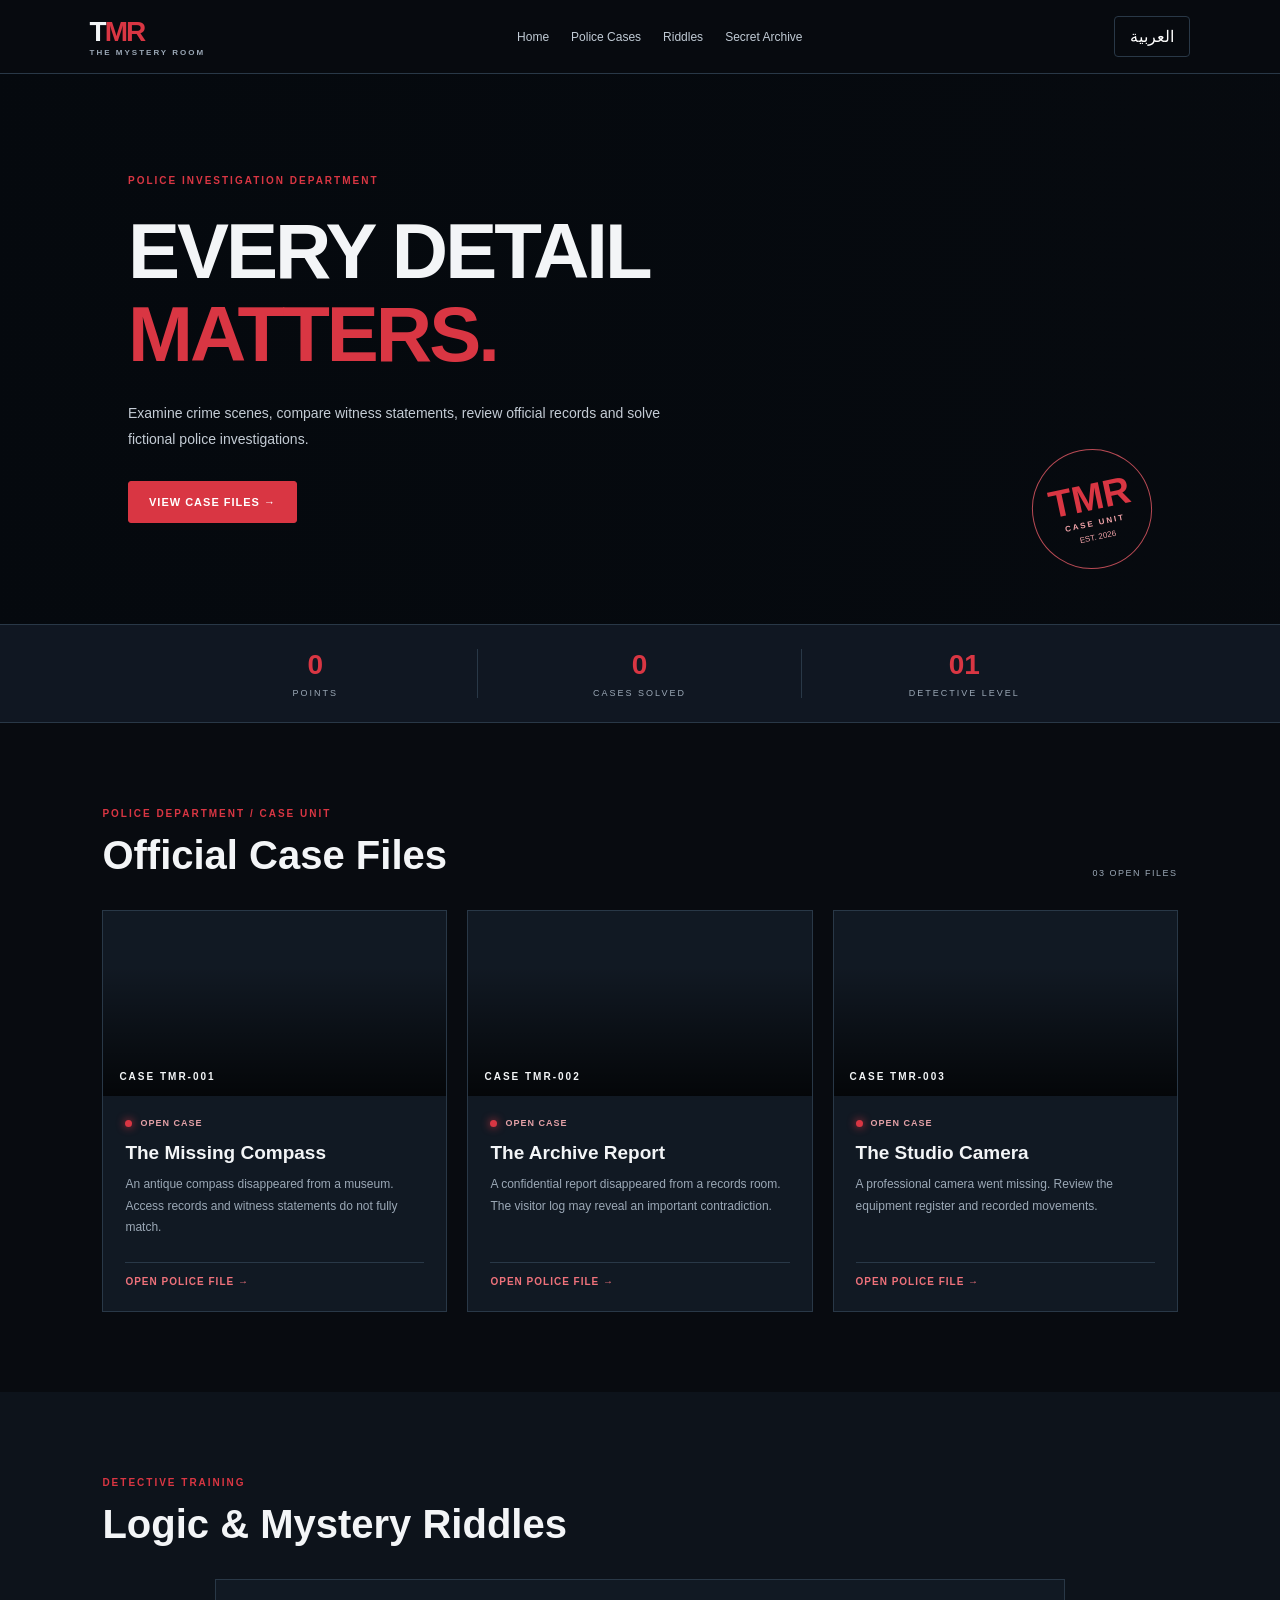
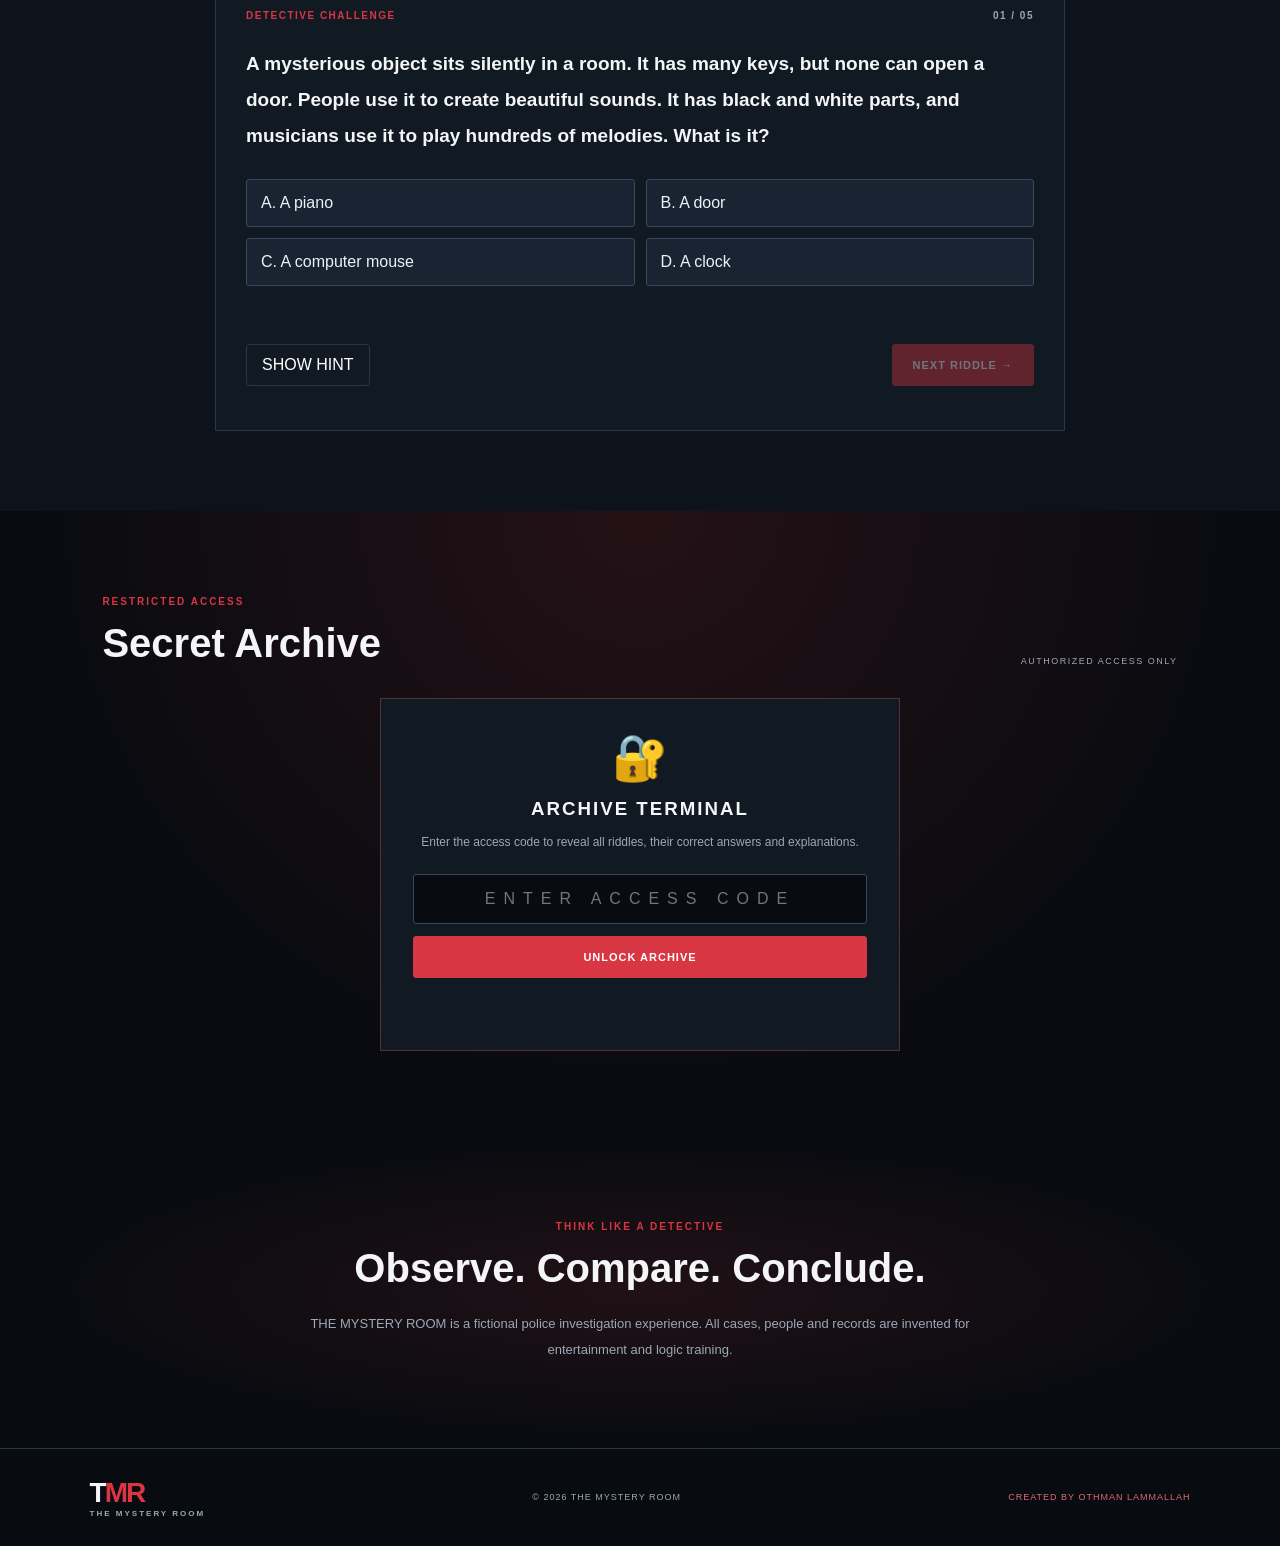
<file: index.html>
<!DOCTYPE html>
<html lang="en" dir="ltr">
<head>
  <meta charset="UTF-8">
  <meta name="viewport" content="width=device-width, initial-scale=1.0">
  <meta name="theme-color" content="#080b10">
  <title>THE MYSTERY ROOM</title>
  <link rel="stylesheet" href="style.css">
  <script src="script.js" defer></script>
</head>

<body>
<div class="app">

  <header class="navbar">
    <a class="logo" href="#home">T<span>MR</span><small>THE MYSTERY ROOM</small></a>

    <nav id="nav">
      <a href="#home" data-en="Home" data-ar="الرئيسية">Home</a>
      <a href="#cases" data-en="Police Cases" data-ar="القضايا البوليسية">Police Cases</a>
      <a href="#riddles" data-en="Riddles" data-ar="الألغاز">Riddles</a>
      <a href="#archive" data-en="Secret Archive" data-ar="الأرشيف السري">Secret Archive</a>
    </nav>

    <div class="nav-actions">
      <button id="langBtn" class="outline-btn" type="button">العربية</button>
      <button id="menuBtn" class="menu-btn" type="button" aria-label="Open menu">☰</button>
    </div>
  </header>

  <main>
    <!-- HERO -->
    <section class="hero" id="home">
      <div class="hero-content">
        <div class="tag"
          data-en="POLICE INVESTIGATION DEPARTMENT"
          data-ar="قسم التحقيقات البوليسية">
          POLICE INVESTIGATION DEPARTMENT
        </div>

        <h1 data-en="EVERY DETAIL<br><span>MATTERS.</span>"
            data-ar="كل تفصيل<br><span>مهم.</span>">
          EVERY DETAIL<br><span>MATTERS.</span>
        </h1>

        <p
          data-en="Examine crime scenes, compare witness statements, review official records and solve fictional police investigations."
          data-ar="افحص مسرح القضية، قارن أقوال الشهود، راجع السجلات الرسمية وحل قضايا بوليسية خيالية.">
          Examine crime scenes, compare witness statements, review official records and solve fictional police investigations.
        </p>

        <a class="main-btn" href="#cases"
          data-en="VIEW CASE FILES →"
          data-ar="شاهد ملفات القضايا ←">
          VIEW CASE FILES →
        </a>
      </div>

      <div class="hero-stamp">
        <strong>TMR</strong>
        <span>CASE UNIT</span>
        <small>EST. 2026</small>
      </div>
    </section>

    <!-- STATISTICS -->
    <section class="stats">
      <div>
        <strong id="score">0</strong>
        <span data-en="POINTS" data-ar="النقاط">POINTS</span>
      </div>
      <div>
        <strong id="solved">0</strong>
        <span data-en="CASES SOLVED" data-ar="القضايا المحلولة">CASES SOLVED</span>
      </div>
      <div>
        <strong id="level">01</strong>
        <span data-en="DETECTIVE LEVEL" data-ar="مستوى المحقق">DETECTIVE LEVEL</span>
      </div>
    </section>

    <!-- POLICE CASES -->
    <section class="section" id="cases">
      <div class="section-heading">
        <div>
          <span class="eyebrow"
            data-en="POLICE DEPARTMENT / CASE UNIT"
            data-ar="قسم الشرطة / وحدة القضايا">
            POLICE DEPARTMENT / CASE UNIT
          </span>
          <h2 data-en="Official Case Files" data-ar="ملفات القضايا الرسمية">
            Official Case Files
          </h2>
        </div>
        <span class="case-count">03 OPEN FILES</span>
      </div>

      <div class="case-grid">

        <article class="case-card">
          <div class="case-image image-one">
            <span>CASE TMR-001</span>
          </div>
          <div class="case-info">
            <span class="case-status"><i></i><span data-en="OPEN CASE" data-ar="قضية مفتوحة">OPEN CASE</span></span>
            <h3 data-en="The Missing Compass" data-ar="البوصلة المفقودة">The Missing Compass</h3>
            <p
              data-en="An antique compass disappeared from a museum. Access records and witness statements do not fully match."
              data-ar="اختفت بوصلة أثرية من متحف. سجلات الدخول وأقوال الشهود لا تتطابق تماماً.">
              An antique compass disappeared from a museum. Access records and witness statements do not fully match.
            </p>
            <button class="case-btn" data-case="compass" type="button"
              data-en="OPEN POLICE FILE →" data-ar="افتح ملف الشرطة ←">
              OPEN POLICE FILE →
            </button>
          </div>
        </article>

        <article class="case-card">
          <div class="case-image image-two">
            <span>CASE TMR-002</span>
          </div>
          <div class="case-info">
            <span class="case-status"><i></i><span data-en="OPEN CASE" data-ar="قضية مفتوحة">OPEN CASE</span></span>
            <h3 data-en="The Archive Report" data-ar="تقرير الأرشيف">The Archive Report</h3>
            <p
              data-en="A confidential report disappeared from a records room. The visitor log may reveal an important contradiction."
              data-ar="اختفى تقرير سري من غرفة السجلات. قد يكشف سجل الزوار تناقضاً مهماً.">
              A confidential report disappeared from a records room. The visitor log may reveal an important contradiction.
            </p>
            <button class="case-btn" data-case="archive" type="button"
              data-en="OPEN POLICE FILE →" data-ar="افتح ملف الشرطة ←">
              OPEN POLICE FILE →
            </button>
          </div>
        </article>

        <article class="case-card">
          <div class="case-image image-three">
            <span>CASE TMR-003</span>
          </div>
          <div class="case-info">
            <span class="case-status"><i></i><span data-en="OPEN CASE" data-ar="قضية مفتوحة">OPEN CASE</span></span>
            <h3 data-en="The Studio Camera" data-ar="كاميرا الاستوديو">The Studio Camera</h3>
            <p
              data-en="A professional camera went missing. Review the equipment register and recorded movements."
              data-ar="اختفت كاميرا احترافية. راجع سجل المعدات وحركات الدخول المسجلة.">
              A professional camera went missing. Review the equipment register and recorded movements.
            </p>
            <button class="case-btn" data-case="studio" type="button"
              data-en="OPEN POLICE FILE →" data-ar="افتح ملف الشرطة ←">
              OPEN POLICE FILE →
            </button>
          </div>
        </article>

      </div>

      <!-- INVESTIGATION PANEL -->
      <section class="investigation-panel hidden" id="investigationPanel">
        <div class="file-header">
          <div>
            <span class="eyebrow"
              data-en="CONFIDENTIAL POLICE DOCUMENT"
              data-ar="وثيقة بوليسية سرية">
              CONFIDENTIAL POLICE DOCUMENT
            </span>
            <h2 id="investigationTitle"></h2>
            <p id="investigationId"></p>
          </div>
          <button class="close-investigation" id="closeInvestigation" type="button">✕</button>
        </div>

        <div class="file-stamp-row">
          <span><i class="status-dot"></i> <b data-en="STATUS:" data-ar="الحالة:">STATUS:</b> <span data-en="UNDER INVESTIGATION" data-ar="قيد التحقيق">UNDER INVESTIGATION</span></span>
          <span><b data-en="DEPARTMENT:" data-ar="القسم:">DEPARTMENT:</b> TMR CASE UNIT</span>
          <span><b data-en="CLASSIFICATION:" data-ar="التصنيف:">CLASSIFICATION:</b> <span data-en="FICTIONAL CASE" data-ar="قضية خيالية">FICTIONAL CASE</span></span>
        </div>

        <div class="report-section">
          <span class="section-label" data-en="01 — INITIAL POLICE REPORT" data-ar="01 — تقرير الشرطة الأولي">
            01 — INITIAL POLICE REPORT
          </span>
          <p id="caseStory"></p>
        </div>

        <div class="report-section">
          <span class="section-label" data-en="02 — CRIME SCENE OBSERVATIONS" data-ar="02 — ملاحظات مسرح القضية">
            02 — CRIME SCENE OBSERVATIONS
          </span>
          <div id="sceneDetails" class="scene-grid"></div>
        </div>

        <div class="report-columns">
          <div class="report-section">
            <span class="section-label" data-en="03 — OFFICIAL TIMELINE" data-ar="03 — التسلسل الزمني الرسمي">
              03 — OFFICIAL TIMELINE
            </span>
            <div id="timelineList" class="timeline-list"></div>
          </div>

          <div class="report-section">
            <span class="section-label" data-en="04 — EVIDENCE REGISTER" data-ar="04 — سجل الأدلة">
              04 — EVIDENCE REGISTER
            </span>
            <div id="evidenceList" class="evidence-list"></div>
          </div>
        </div>

        <div class="report-section">
          <span class="section-label" data-en="05 — CCTV & RECORDS REVIEW" data-ar="05 — مراجعة الكاميرات والسجلات">
            05 — CCTV & RECORDS REVIEW
          </span>
          <div id="recordsList" class="records-list"></div>
        </div>

        <div class="report-section">
          <span class="section-label" data-en="06 — WITNESS INTERVIEWS" data-ar="06 — استجواب الشهود">
            06 — WITNESS INTERVIEWS
          </span>
          <div id="suspectList" class="suspect-grid"></div>
        </div>

        <div class="decision-section">
          <span class="section-label" data-en="07 — DETECTIVE'S ASSESSMENT" data-ar="07 — تقييم المحقق">
            07 — DETECTIVE'S ASSESSMENT
          </span>
          <h3 id="caseQuestion"></h3>
          <p
            data-en="Compare the statements with the official records. Choose the person whose account requires further investigation."
            data-ar="قارن التصريحات بالسجلات الرسمية. اختر الشخص الذي يحتاج تصريحه إلى مزيد من التحقيق.">
            Compare the statements with the official records. Choose the person whose account requires further investigation.
          </p>
          <div id="caseOptions" class="answers"></div>
          <div id="caseFeedback" class="feedback" aria-live="polite"></div>
        </div>
      </section>
    </section>

    <!-- RIDDLES -->
    <section class="section riddles-section" id="riddles">
      <div class="section-heading">
        <div>
          <span class="eyebrow" data-en="DETECTIVE TRAINING" data-ar="تدريب المحققين">
            DETECTIVE TRAINING
          </span>
          <h2 data-en="Logic & Mystery Riddles" data-ar="ألغاز المنطق والغموض">
            Logic & Mystery Riddles
          </h2>
        </div>
      </div>

      <div class="riddle-box">
        <div class="riddle-top">
          <span data-en="DETECTIVE CHALLENGE" data-ar="تحدي المحقق">DETECTIVE CHALLENGE</span>
          <span id="riddleNumber">01 / 05</span>
        </div>

        <h3 id="question"></h3>
        <div id="answers" class="answers"></div>
        <p id="feedback" class="feedback" aria-live="polite"></p>

        <div class="riddle-footer">
          <button id="hintBtn" class="outline-btn" type="button"
            data-en="SHOW HINT" data-ar="أظهر التلميح">
            SHOW HINT
          </button>
          <button id="nextBtn" class="main-btn" type="button" disabled
            data-en="NEXT RIDDLE →" data-ar="اللغز التالي ←">
            NEXT RIDDLE →
          </button>
        </div>

        <p id="hintText" class="hint-text"></p>
      </div>
    </section>

    <!-- SECRET ARCHIVE -->
    <section class="section vault-section" id="archive">
      <div class="section-heading">
        <div>
          <span class="eyebrow" data-en="RESTRICTED ACCESS" data-ar="دخول محدود">
            RESTRICTED ACCESS
          </span>
          <h2 data-en="Secret Archive" data-ar="الأرشيف السري">Secret Archive</h2>
        </div>
        <span class="case-count" data-en="AUTHORIZED ACCESS ONLY" data-ar="للمصرح لهم فقط">
          AUTHORIZED ACCESS ONLY
        </span>
      </div>

      <div class="vault-access">
        <div class="vault-icon">🔐</div>
        <h3 data-en="ARCHIVE TERMINAL" data-ar="بوابة الأرشيف">ARCHIVE TERMINAL</h3>
        <p
          data-en="Enter the access code to reveal all riddles, their correct answers and explanations."
          data-ar="أدخل رمز الدخول لإظهار جميع الألغاز والأجوبة الصحيحة والشروحات.">
          Enter the access code to reveal all riddles, their correct answers and explanations.
        </p>

        <form id="archiveForm">
          <input
            id="archivePin"
            type="password"
            maxlength="4"
            placeholder="ENTER ACCESS CODE"
            inputmode="numeric"
            autocomplete="off"
            aria-label="Access code"
          >
          <button class="main-btn" type="submit"
            data-en="UNLOCK ARCHIVE" data-ar="فتح الأرشيف">
            UNLOCK ARCHIVE
          </button>
        </form>

        <p id="archiveFeedback" class="feedback" aria-live="polite"></p>
      </div>

      <div id="archiveContent" class="vault-grid"></div>
    </section>

    <!-- ABOUT -->
    <section class="about-section">
      <span class="eyebrow" data-en="THINK LIKE A DETECTIVE" data-ar="فكر مثل المحقق">
        THINK LIKE A DETECTIVE
      </span>
      <h2 data-en="Observe. Compare. Conclude." data-ar="لاحظ. قارن. استنتج.">
        Observe. Compare. Conclude.
      </h2>
      <p
        data-en="THE MYSTERY ROOM is a fictional police investigation experience. All cases, people and records are invented for entertainment and logic training."
        data-ar="THE MYSTERY ROOM تجربة تحقيق بوليسية خيالية. جميع القضايا والأشخاص والسجلات مختلقة للترفيه والتدريب على التفكير المنطقي.">
        THE MYSTERY ROOM is a fictional police investigation experience. All cases, people and records are invented for entertainment and logic training.
      </p>
    </section>

  </main>

  <footer>
    <a class="logo" href="#home">T<span>MR</span><small>THE MYSTERY ROOM</small></a>
    <p>© 2026 THE MYSTERY ROOM</p>
    <span class="footer-credit">CREATED BY OTHMAN LAMMALLAH</span>
  </footer>

</div>
</body>
</html>
</file>
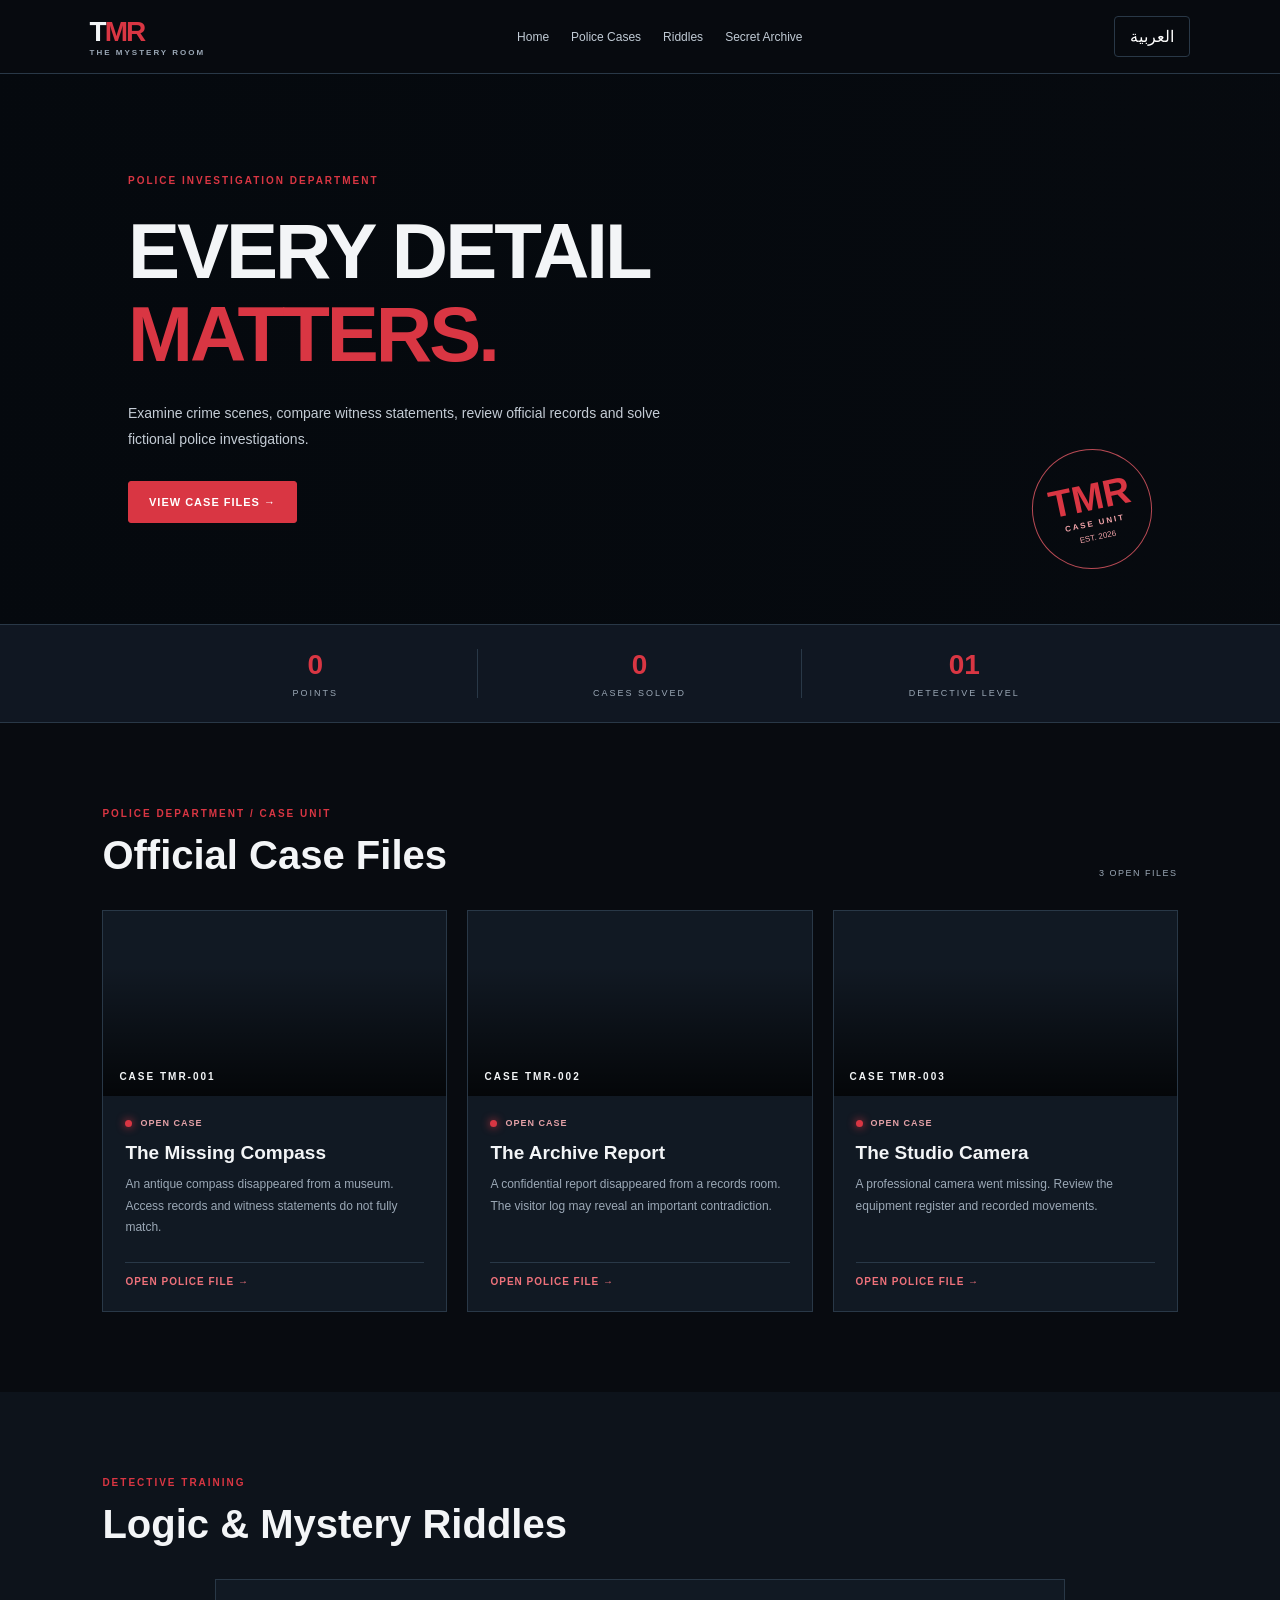
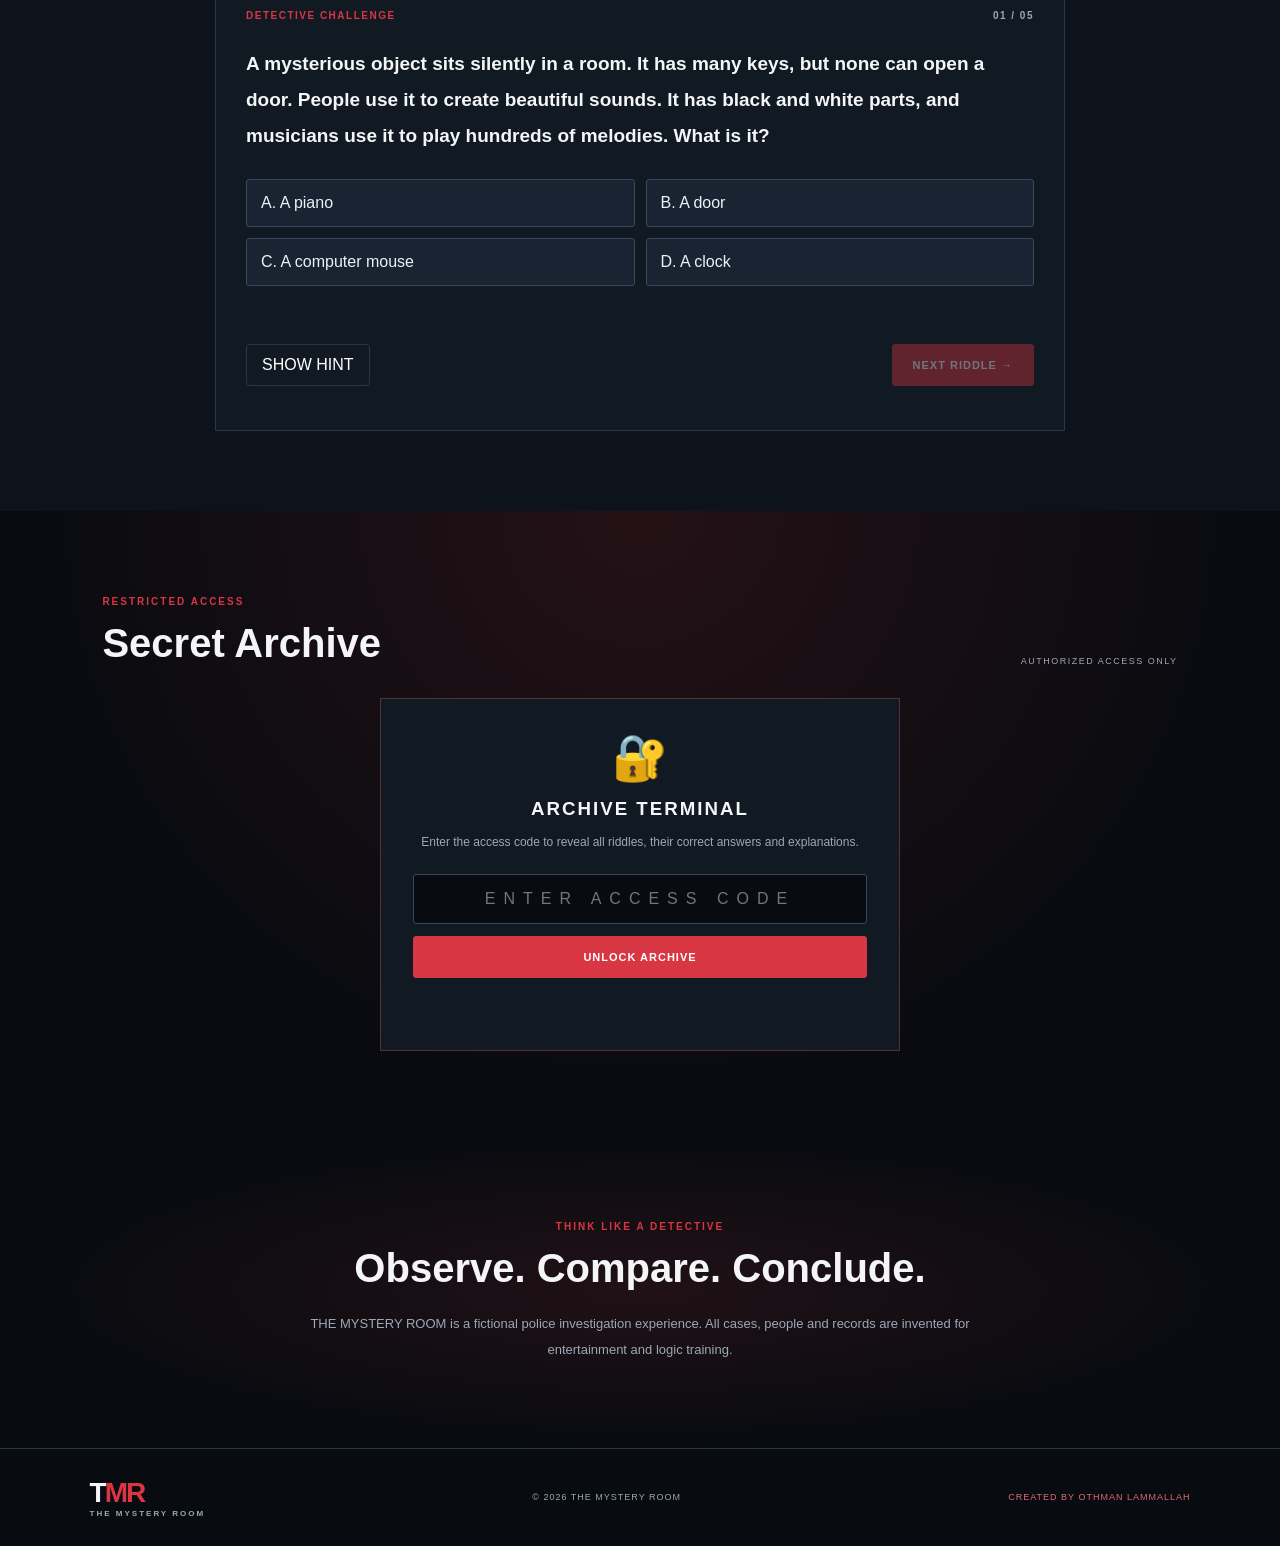
<file: src/index.html>
<!DOCTYPE html>
<html lang="en" dir="ltr">
<head>
  <meta charset="UTF-8">
  <meta name="viewport" content="width=device-width, initial-scale=1.0">
  <meta name="theme-color" content="#080b10">
  <title>THE MYSTERY ROOM</title>
  <link rel="stylesheet" href="style.css">
  <script src="script.js" defer></script>
</head>

<body>
<div class="app">

  <header class="navbar">
    <a class="logo" href="#home">T<span>MR</span><small>THE MYSTERY ROOM</small></a>

    <nav id="nav">
      <a href="#home" data-en="Home" data-ar="الرئيسية">Home</a>
      <a href="#cases" data-en="Police Cases" data-ar="القضايا البوليسية">Police Cases</a>
      <a href="#riddles" data-en="Riddles" data-ar="الألغاز">Riddles</a>
      <a href="#archive" data-en="Secret Archive" data-ar="الأرشيف السري">Secret Archive</a>
    </nav>

    <div class="nav-actions">
      <button id="langBtn" class="outline-btn" type="button">العربية</button>
      <button id="menuBtn" class="menu-btn" type="button">☰</button>
    </div>
  </header>

  <main>
    <!-- HERO -->
    <section class="hero" id="home">
      <div class="hero-content">
        <div class="tag"
          data-en="POLICE INVESTIGATION DEPARTMENT"
          data-ar="قسم التحقيقات البوليسية">
          POLICE INVESTIGATION DEPARTMENT
        </div>

        <h1 data-en="EVERY DETAIL<br><span>MATTERS.</span>"
            data-ar="كل تفصيل<br><span>مهم.</span>">
          EVERY DETAIL<br><span>MATTERS.</span>
        </h1>

        <p
          data-en="Examine crime scenes, compare witness statements, review official records and solve fictional police investigations."
          data-ar="افحص مسرح القضية، قارن أقوال الشهود، راجع السجلات الرسمية وحل قضايا بوليسية خيالية.">
          Examine crime scenes, compare witness statements, review official records and solve fictional police investigations.
        </p>

        <a class="main-btn" href="#cases"
          data-en="VIEW CASE FILES →"
          data-ar="شاهد ملفات القضايا ←">
          VIEW CASE FILES →
        </a>
      </div>

      <div class="hero-stamp">
        <strong>TMR</strong>
        <span>CASE UNIT</span>
        <small>EST. 2026</small>
      </div>
    </section>

    <!-- STATISTICS -->
    <section class="stats">
      <div>
        <strong id="score">0</strong>
        <span data-en="POINTS" data-ar="النقاط">POINTS</span>
      </div>
      <div>
        <strong id="solved">0</strong>
        <span data-en="CASES SOLVED" data-ar="القضايا المحلولة">CASES SOLVED</span>
      </div>
      <div>
        <strong id="level">01</strong>
        <span data-en="DETECTIVE LEVEL" data-ar="مستوى المحقق">DETECTIVE LEVEL</span>
      </div>
    </section>

    <!-- POLICE CASES -->
    <section class="section" id="cases">
      <div class="section-heading">
        <div>
          <span class="eyebrow"
            data-en="POLICE DEPARTMENT / CASE UNIT"
            data-ar="قسم الشرطة / وحدة القضايا">
            POLICE DEPARTMENT / CASE UNIT
          </span>
          <h2 data-en="Official Case Files" data-ar="ملفات القضايا الرسمية">
            Official Case Files
          </h2>
        </div>
        <span class="case-count">3 OPEN FILES</span>
      </div>

      <div class="case-grid">
        <article class="case-card">
          <div class="case-image image-one">
            <span>CASE TMR-001</span>
          </div>
          <div class="case-info">
            <span class="case-status">
              <i></i>
              <span data-en="OPEN CASE" data-ar="قضية مفتوحة">OPEN CASE</span>
            </span>
            <h3 data-en="The Missing Compass" data-ar="البوصلة المفقودة">
              The Missing Compass
            </h3>
            <p
              data-en="An antique compass disappeared from a museum. Access records and witness statements do not fully match."
              data-ar="اختفت بوصلة أثرية من متحف. سجلات الدخول وأقوال الشهود لا تتطابق تماماً.">
              An antique compass disappeared from a museum. Access records and witness statements do not fully match.
            </p>
            <button class="case-btn" data-case="compass" type="button"
              data-en="OPEN POLICE FILE →" data-ar="افتح ملف الشرطة ←">
              OPEN POLICE FILE →
            </button>
          </div>
        </article>

        <article class="case-card">
          <div class="case-image image-two">
            <span>CASE TMR-002</span>
          </div>
          <div class="case-info">
            <span class="case-status">
              <i></i>
              <span data-en="OPEN CASE" data-ar="قضية مفتوحة">OPEN CASE</span>
            </span>
            <h3 data-en="The Archive Report" data-ar="تقرير الأرشيف">
              The Archive Report
            </h3>
            <p
              data-en="A confidential report disappeared from a records room. The visitor log may reveal an important contradiction."
              data-ar="اختفى تقرير سري من غرفة السجلات. قد يكشف سجل الزوار تناقضاً مهماً.">
              A confidential report disappeared from a records room. The visitor log may reveal an important contradiction.
            </p>
            <button class="case-btn" data-case="archive" type="button"
              data-en="OPEN POLICE FILE →" data-ar="افتح ملف الشرطة ←">
              OPEN POLICE FILE →
            </button>
          </div>
        </article>

        <article class="case-card">
          <div class="case-image image-three">
            <span>CASE TMR-003</span>
          </div>
          <div class="case-info">
            <span class="case-status">
              <i></i>
              <span data-en="OPEN CASE" data-ar="قضية مفتوحة">OPEN CASE</span>
            </span>
            <h3 data-en="The Studio Camera" data-ar="كاميرا الاستوديو">
              The Studio Camera
            </h3>
            <p
              data-en="A professional camera went missing. Review the equipment register and recorded movements."
              data-ar="اختفت كاميرا احترافية. راجع سجل المعدات وحركات الدخول المسجلة.">
              A professional camera went missing. Review the equipment register and recorded movements.
            </p>
            <button class="case-btn" data-case="studio" type="button"
              data-en="OPEN POLICE FILE →" data-ar="افتح ملف الشرطة ←">
              OPEN POLICE FILE →
            </button>
          </div>
        </article>
      </div>

      <!-- INVESTIGATION PANEL -->
      <section class="investigation-panel hidden" id="investigationPanel">
        <div class="file-header">
          <div>
            <span class="eyebrow"
              data-en="CONFIDENTIAL POLICE DOCUMENT"
              data-ar="وثيقة بوليسية سرية">
              CONFIDENTIAL POLICE DOCUMENT
            </span>
            <h2 id="investigationTitle"></h2>
            <p id="investigationId"></p>
          </div>
          <button class="close-investigation" id="closeInvestigation" type="button">✕</button>
        </div>

        <div class="file-stamp-row">
          <span>
            <i class="status-dot"></i>
            <b data-en="STATUS:" data-ar="الحالة:">STATUS:</b>
            <span data-en="UNDER INVESTIGATION" data-ar="قيد التحقيق">UNDER INVESTIGATION</span>
          </span>
          <span>
            <b data-en="DEPARTMENT:" data-ar="القسم:">DEPARTMENT:</b>
            TMR CASE UNIT
          </span>
          <span>
            <b data-en="CLASSIFICATION:" data-ar="التصنيف:">CLASSIFICATION:</b>
            <span data-en="FICTIONAL CASE" data-ar="قضية خيالية">FICTIONAL CASE</span>
          </span>
        </div>

        <div class="report-section">
          <span class="section-label"
            data-en="01 — INITIAL POLICE REPORT"
            data-ar="01 — تقرير الشرطة الأولي">
            01 — INITIAL POLICE REPORT
          </span>
          <p id="caseStory"></p>
        </div>

        <div class="report-section">
          <span class="section-label"
            data-en="02 — CRIME SCENE OBSERVATIONS"
            data-ar="02 — ملاحظات مسرح القضية">
            02 — CRIME SCENE OBSERVATIONS
          </span>
          <div id="sceneDetails" class="scene-grid"></div>
        </div>

        <div class="report-columns">
          <div class="report-section">
            <span class="section-label"
              data-en="03 — OFFICIAL TIMELINE"
              data-ar="03 — التسلسل الزمني الرسمي">
              03 — OFFICIAL TIMELINE
            </span>
            <div id="timelineList" class="timeline-list"></div>
          </div>

          <div class="report-section">
            <span class="section-label"
              data-en="04 — EVIDENCE REGISTER"
              data-ar="04 — سجل الأدلة">
              04 — EVIDENCE REGISTER
            </span>
            <div id="evidenceList" class="evidence-list"></div>
          </div>
        </div>

        <div class="report-section">
          <span class="section-label"
            data-en="05 — CCTV & RECORDS REVIEW"
            data-ar="05 — مراجعة الكاميرات والسجلات">
            05 — CCTV & RECORDS REVIEW
          </span>
          <div id="recordsList" class="records-list"></div>
        </div>

        <div class="report-section">
          <span class="section-label"
            data-en="06 — WITNESS INTERVIEWS"
            data-ar="06 — استجواب الشهود">
            06 — WITNESS INTERVIEWS
          </span>
          <div id="suspectList" class="suspect-grid"></div>
        </div>

        <div class="decision-section">
          <span class="section-label"
            data-en="07 — DETECTIVE'S ASSESSMENT"
            data-ar="07 — تقييم المحقق">
            07 — DETECTIVE'S ASSESSMENT
          </span>
          <h3 id="caseQuestion"></h3>
          <p
            data-en="Compare the statements with the official records. Choose the person whose account requires further investigation."
            data-ar="قارن التصريحات بالسجلات الرسمية. اختر الشخص الذي يحتاج تصريحه إلى مزيد من التحقيق.">
            Compare the statements with the official records. Choose the person whose account requires further investigation.
          </p>
          <div id="caseOptions" class="answers"></div>
          <div id="caseFeedback" class="feedback" aria-live="polite"></div>
        </div>
      </section>
    </section>

    <!-- RIDDLES -->
    <section class="section riddles-section" id="riddles">
      <div class="section-heading">
        <div>
          <span class="eyebrow" data-en="DETECTIVE TRAINING" data-ar="تدريب المحققين">
            DETECTIVE TRAINING
          </span>
          <h2 data-en="Logic & Mystery Riddles" data-ar="ألغاز المنطق والغموض">
            Logic & Mystery Riddles
          </h2>
        </div>
      </div>

      <div class="riddle-box">
        <div class="riddle-top">
          <span data-en="DETECTIVE CHALLENGE" data-ar="تحدي المحقق">
            DETECTIVE CHALLENGE
          </span>
          <span id="riddleNumber">01 / 05</span>
        </div>

        <h3 id="question"></h3>
        <div id="answers" class="answers"></div>
        <p id="feedback" class="feedback" aria-live="polite"></p>

        <div class="riddle-footer">
          <button id="hintBtn" class="outline-btn" type="button"
            data-en="SHOW HINT" data-ar="أظهر التلميح">
            SHOW HINT
          </button>
          <button id="nextBtn" class="main-btn" type="button" disabled
            data-en="NEXT RIDDLE →" data-ar="اللغز التالي ←">
            NEXT RIDDLE →
          </button>
        </div>

        <p id="hintText" class="hint-text"></p>
      </div>
    </section>

    <!-- SECRET ARCHIVE -->
    <section class="section vault-section" id="archive">
      <div class="section-heading">
        <div>
          <span class="eyebrow" data-en="RESTRICTED ACCESS" data-ar="دخول محدود">
            RESTRICTED ACCESS
          </span>
          <h2 data-en="Secret Archive" data-ar="الأرشيف السري">
            Secret Archive
          </h2>
        </div>
        <span class="case-count"
          data-en="AUTHORIZED ACCESS ONLY"
          data-ar="للمصرح لهم فقط">
          AUTHORIZED ACCESS ONLY
        </span>
      </div>

      <div class="vault-access">
        <div class="vault-icon">🔐</div>
        <h3 data-en="ARCHIVE TERMINAL" data-ar="بوابة الأرشيف">
          ARCHIVE TERMINAL
        </h3>
        <p
          data-en="Enter the access code to reveal all riddles, their correct answers and explanations."
          data-ar="أدخل رمز الدخول لإظهار جميع الألغاز والأجوبة الصحيحة والشروحات.">
          Enter the access code to reveal all riddles, their correct answers and explanations.
        </p>

        <form id="archiveForm">
          <input id="archivePin" type="password" maxlength="4"
            placeholder="ENTER ACCESS CODE"
            inputmode="numeric" autocomplete="off"
            aria-label="Access code">

          <button class="main-btn" type="submit"
            data-en="UNLOCK ARCHIVE" data-ar="فتح الأرشيف">
            UNLOCK ARCHIVE
          </button>
        </form>

        <p id="archiveFeedback" class="feedback" aria-live="polite"></p>
      </div>

      <div id="archiveContent" class="vault-grid"></div>
    </section>

    <!-- ABOUT -->
    <section class="about-section">
      <span class="eyebrow"
        data-en="THINK LIKE A DETECTIVE"
        data-ar="فكر مثل المحقق">
        THINK LIKE A DETECTIVE
      </span>
      <h2 data-en="Observe. Compare. Conclude." data-ar="لاحظ. قارن. استنتج.">
        Observe. Compare. Conclude.
      </h2>
      <p
        data-en="THE MYSTERY ROOM is a fictional police investigation experience. All cases, people and records are invented for entertainment and logic training."
        data-ar="THE MYSTERY ROOM تجربة تحقيق بوليسية خيالية. جميع القضايا والأشخاص والسجلات مختلقة للترفيه والتدريب على التفكير المنطقي.">
        THE MYSTERY ROOM is a fictional police investigation experience. All cases, people and records are invented for entertainment and logic training.
      </p>
    </section>
  </main>

  <footer>
    <a class="logo" href="#home">T<span>MR</span><small>THE MYSTERY ROOM</small></a>
    <p>© 2026 THE MYSTERY ROOM</p>
    <span class="footer-credit">CREATED BY OTHMAN LAMMALLAH</span>
  </footer>

</div>
</body>
</html>
</file>
<file: style.css>
:root {
  --bg: #080b10;
  --panel: #111923;
  --panel2: #192432;
  --red: #d93643;
  --white: #f3f5f7;
  --muted: #9ba8b6;
  --border: #293847;
  --green: #52c58d;
  --gold: #d8b36d;
}

* {
  box-sizing: border-box;
  margin: 0;
  padding: 0;
}

html {
  scroll-behavior: smooth;
  scroll-padding-top: 90px;
}

body {
  background: var(--bg);
  color: var(--white);
  font-family: 'Inter', sans-serif;
}

button, input {
  font: inherit;
}

button {
  cursor: pointer;
}

a {
  color: inherit;
  text-decoration: none;
}

.app {
  overflow: hidden;
}

.hidden {
  display: none !important;
}

/* HEADER */

.navbar {
  min-height: 74px;
  padding: 0 7%;
  display: flex;
  align-items: center;
  justify-content: space-between;
  gap: 20px;
  position: sticky;
  top: 0;
  z-index: 20;
  background: rgba(8,11,16,.97);
  border-bottom: 1px solid var(--border);
  backdrop-filter: blur(12px);
}

.logo {
  font-size: 28px;
  font-weight: 900;
  letter-spacing: -2px;
}

.logo span {
  color: var(--red);
}

.logo small {
  display: block;
  color: var(--muted);
  font-size: 8px;
  letter-spacing: 2px;
}

.navbar nav {
  display: flex;
  gap: 22px;
}

.navbar nav a {
  font-size: 12px;
  color: #c1cbd5;
  transition: .2s;
}

.navbar nav a:hover {
  color: var(--red);
}

.nav-actions {
  display: flex;
  align-items: center;
  gap: 10px;
}

.outline-btn {
  color: white;
  background: transparent;
  border: 1px solid var(--border);
  border-radius: 4px;
  padding: 10px 15px;
}

.outline-btn:hover {
  color: var(--red);
  border-color: var(--red);
}

.menu-btn {
  display: none;
  background: transparent;
  border: 0;
  color: white;
  font-size: 24px;
}

/* HERO */

.hero {
  min-height: 550px;
  padding: 90px 10%;
  display: flex;
  align-items: center;
  position: relative;
  background:
    linear-gradient(
      90deg,
      rgba(5,9,14,.97),
      rgba(5,9,14,.82) 58%,
      rgba(5,9,14,.4)
    ),
    url("https://images.unsplash.com/photo-1453873531674-2151bcd01707?auto=format&fit=crop&w=1800&q=85")
    center/cover;
}

.hero-content {
  max-width: 660px;
}

.tag,
.eyebrow {
  color: var(--red);
  font-size: 10px;
  font-weight: 800;
  letter-spacing: 2px;
}

.hero h1 {
  margin: 24px 0;
  font-size: clamp(44px,7vw,78px);
  line-height: 1.06;
  letter-spacing: -3px;
}

.hero h1 span {
  color: var(--red);
}

.hero p {
  color: #c4ccd5;
  font-size: 14px;
  line-height: 1.9;
  max-width: 540px;
  margin-bottom: 28px;
}

.main-btn {
  display: inline-flex;
  align-items: center;
  justify-content: center;
  padding: 14px 20px;
  background: var(--red);
  color: white;
  border: 1px solid var(--red);
  border-radius: 3px;
  font-size: 11px;
  font-weight: 800;
  letter-spacing: 1px;
  transition: .2s;
}

.main-btn:hover {
  color: var(--red);
  background: transparent;
  transform: translateY(-2px);
}

.main-btn:disabled {
  opacity: .4;
  cursor: not-allowed;
  transform: none;
}

.hero-stamp {
  position: absolute;
  right: 10%;
  bottom: 55px;
  width: 120px;
  height: 120px;
  border: 1px solid #b84a54;
  border-radius: 50%;
  display: flex;
  flex-direction: column;
  align-items: center;
  justify-content: center;
  color: #f0a2a8;
  transform: rotate(-12deg);
}

.hero-stamp strong {
  font-size: 38px;
  color: var(--red);
}

.hero-stamp span {
  font-size: 8px;
  font-weight: 800;
  letter-spacing: 2px;
}

.hero-stamp small {
  font-size: 8px;
  margin-top: 5px;
}

/* STATS */

.stats {
  display: grid;
  grid-template-columns: repeat(3,1fr);
  padding: 24px 12%;
  background: #101722;
  border-block: 1px solid var(--border);
}

.stats div {
  display: flex;
  flex-direction: column;
  align-items: center;
  gap: 7px;
  border-right: 1px solid var(--border);
}

.stats div:last-child {
  border: 0;
}

.stats strong {
  font-size: 28px;
  color: var(--red);
}

.stats span {
  font-size: 9px;
  color: var(--muted);
  letter-spacing: 2px;
}

/* SECTIONS */

.section {
  padding: 80px 8%;
}

.section-heading {
  display: flex;
  justify-content: space-between;
  align-items: end;
  gap: 20px;
  margin-bottom: 32px;
}

.section-heading h2,
.about-section h2 {
  margin-top: 12px;
  font-size: clamp(27px,4vw,40px);
}

.case-count {
  font-size: 9px;
  color: var(--muted);
  letter-spacing: 1.5px;
}

/* CASE CARDS */

.case-grid {
  display: grid;
  grid-template-columns: repeat(3,minmax(0,1fr));
  gap: 20px;
}

.case-card {
  background: var(--panel);
  border: 1px solid var(--border);
  transition: .25s;
}

.case-card:hover {
  transform: translateY(-5px);
  border-color: var(--red);
}

.case-image {
  height: 185px;
  position: relative;
  background-size: cover;
  background-position: center;
}

.case-image::after {
  content: "";
  position: absolute;
  inset: 0;
  background: linear-gradient(0deg,rgba(0,0,0,.75),transparent 70%);
}

.case-image span {
  position: absolute;
  z-index: 1;
  left: 16px;
  bottom: 14px;
  font-size: 10px;
  font-weight: 800;
  letter-spacing: 2px;
}

.image-one {
  background-image: url("https://images.unsplash.com/photo-1561214115-f2f134cc4912?auto=format&fit=crop&w=900&q=80");
}

.image-two {
  background-image: url("https://images.unsplash.com/photo-1507842217343-583bb7270b66?auto=format&fit=crop&w=900&q=80");
}

.image-three {
  background-image: url("https://images.unsplash.com/photo-1516035069371-29a1b244cc32?auto=format&fit=crop&w=900&q=80");
}

.case-info {
  padding: 22px;
}

.case-status {
  display: flex;
  align-items: center;
  gap: 8px;
  color: #e4a1a7;
  font-size: 9px;
  font-weight: 800;
  letter-spacing: 1px;
}

.case-status i,
.status-dot {
  width: 7px;
  height: 7px;
  display: inline-block;
  background: var(--red);
  border-radius: 50%;
  box-shadow: 0 0 9px var(--red);
}

.case-info h3 {
  font-size: 19px;
  margin: 14px 0 10px;
}

.case-info p {
  min-height: 70px;
  color: var(--muted);
  font-size: 12px;
  line-height: 1.8;
}

.case-btn {
  width: 100%;
  text-align: left;
  margin-top: 18px;
  padding-top: 13px;
  background: transparent;
  color: #ef727b;
  border: 0;
  border-top: 1px solid var(--border);
  font-size: 10px;
  font-weight: 800;
  letter-spacing: 1px;
}

.case-btn:hover {
  color: white;
}

/* INVESTIGATION FILE */

.investigation-panel {
  margin-top: 38px;
  padding: 28px;
  background: linear-gradient(145deg,#141e2a,#0c121a);
  border: 1px solid #3a4a5a;
  border-top: 3px solid var(--red);
  box-shadow: 0 20px 70px #0007;
  scroll-margin-top: 90px;
  animation: appear .3s ease;
}

@keyframes appear {
  from {
    opacity: 0;
    transform: translateY(10px);
  }

  to {
    opacity: 1;
    transform: translateY(0);
  }
}

.file-header {
  display: flex;
  justify-content: space-between;
  gap: 15px;
}

.file-header h2 {
  font-size: clamp(23px,4vw,35px);
  margin: 10px 0 7px;
}

.file-header p {
  color: var(--muted);
  font-size: 10px;
  letter-spacing: 2px;
}

.close-investigation {
  width: 38px;
  height: 38px;
  background: #202d3b;
  color: white;
  border: 1px solid #465566;
  border-radius: 3px;
}

.close-investigation:hover {
  background: var(--red);
}

.file-stamp-row {
  display: flex;
  flex-wrap: wrap;
  gap: 12px 22px;
  padding: 14px;
  margin: 23px 0;
  background: #090e15;
  border: 1px solid var(--border);
  color: #bac6d2;
  font-size: 9px;
}

.file-stamp-row b {
  color: white;
}

.report-section,
.decision-section {
  padding: 21px;
  margin-top: 16px;
  background: rgba(5,9,14,.5);
  border: 1px solid var(--border);
}

.section-label {
  display: block;
  color: #ed737d;
  font-size: 10px;
  font-weight: 800;
  letter-spacing: 1.4px;
  margin-bottom: 15px;
}

.report-section > p {
  color: #d0d8e1;
  font-size: 13px;
  line-height: 2;
}

.scene-grid {
  display: grid;
  grid-template-columns: repeat(3,minmax(0,1fr));
  gap: 11px;
}

.scene-item {
  padding: 14px;
  background: #172331;
  border-left: 2px solid var(--gold);
}

.scene-item strong {
  display: block;
  color: var(--gold);
  font-size: 10px;
  margin-bottom: 8px;
}

.scene-item p {
  color: #c7d0da;
  font-size: 12px;
  line-height: 1.8;
}

.report-columns {
  display: grid;
  grid-template-columns: 1fr 1fr;
  gap: 16px;
}

.timeline-list,
.evidence-list,
.records-list {
  display: grid;
  gap: 10px;
}

.timeline-item {
  display: grid;
  grid-template-columns: 65px 1fr;
  gap: 12px;
  padding: 11px;
  background: #172330;
  border-left: 2px solid var(--red);
}

.timeline-time {
  color: #ee858d;
  font-size: 11px;
  font-weight: 800;
}

.timeline-text {
  color: #cbd4de;
  font-size: 12px;
  line-height: 1.7;
}

.evidence-item {
  display: flex;
  align-items: start;
  gap: 11px;
  padding: 12px;
  background: #172330;
  border: 1px solid #2c3c4c;
}

.evidence-number {
  flex: 0 0 25px;
  height: 25px;
  display: grid;
  place-items: center;
  background: #48242a;
  color: #ffb1b6;
  font-size: 10px;
  font-weight: 800;
}

.evidence-item p {
  color: #cbd4de;
  font-size: 12px;
  line-height: 1.8;
}

.record-item {
  padding: 12px;
  background: #172330;
  border-left: 2px solid #6888a8;
}

.record-item strong {
  display: block;
  color: #a8c9e7;
  font-size: 10px;
  margin-bottom: 7px;
}

.record-item p {
  color: #cbd4de;
  font-size: 12px;
  line-height: 1.8;
}

.suspect-grid {
  display: grid;
  grid-template-columns: repeat(3,minmax(0,1fr));
  gap: 12px;
}

.suspect-card {
  padding: 16px;
  background: #172330;
  border: 1px solid #354454;
}

.suspect-id {
  color: #ed737d;
  font-size: 9px;
  font-weight: 800;
  letter-spacing: 1px;
}

.suspect-card h4 {
  font-size: 17px;
  margin: 10px 0 5px;
}

.suspect-role {
  font-size: 10px;
  color: var(--gold);
  margin-bottom: 12px;
}

.suspect-card p {
  font-size: 12px;
  color: #cbd4de;
  line-height: 1.9;
}

.decision-section h3 {
  font-size: 19px;
  line-height: 1.7;
  margin-bottom: 9px;
}

.decision-section > p {
  font-size: 12px;
  color: var(--muted);
  line-height: 1.8;
  margin-bottom: 16px;
}

/* ANSWERS */

.answers {
  display: grid;
  grid-template-columns: repeat(2,minmax(0,1fr));
  gap: 11px;
}

.answer-btn {
  padding: 14px;
  color: #edf1f5;
  text-align: left;
  background: #182431;
  border: 1px solid #37495a;
  border-radius: 3px;
  transition: .2s;
}

.answer-btn:hover:not(:disabled) {
  border-color: var(--red);
  background: #2a1c23;
}

.answer-btn.correct {
  background: #153528;
  border-color: var(--green);
}

.answer-btn.wrong {
  background: #3b1d23;
  border-color: var(--red);
}

.answer-btn:disabled {
  cursor: default;
}

.feedback {
  min-height: 25px;
  margin-top: 15px;
  color: var(--muted);
  font-size: 12px;
  line-height: 1.9;
}

.feedback.good {
  color: #75d9a6;
}

.feedback.bad {
  color: #ff858c;
}

/* RIDDLES */

.riddles-section {
  background: #0d131b;
}

.riddle-box {
  max-width: 850px;
  margin: auto;
  padding: 30px;
  background: var(--panel);
  border: 1px solid var(--border);
}

.riddle-top {
  display: flex;
  justify-content: space-between;
  color: var(--red);
  font-size: 10px;
  font-weight: 800;
  letter-spacing: 1.5px;
}

.riddle-top span:last-child {
  color: var(--muted);
}

.riddle-box h3 {
  font-size: 19px;
  line-height: 1.9;
  margin: 25px 0;
}

.riddle-footer {
  display: flex;
  justify-content: space-between;
  gap: 12px;
  margin-top: 18px;
}

.hint-text {
  color: var(--gold);
  font-size: 12px;
  line-height: 1.8;
  margin-top: 14px;
}

/* SECRET ARCHIVE */

.vault-section {
  background: radial-gradient(ellipse at top,#241116 0%,#080b10 70%);
}

.vault-access {
  max-width: 520px;
  margin: auto;
  padding: 32px;
  background: #111923;
  border: 1px solid #563039;
  text-align: center;
}

.vault-icon {
  font-size: 45px;
  margin-bottom: 14px;
}

.vault-access h3 {
  margin-bottom: 12px;
  letter-spacing: 2px;
}

.vault-access > p {
  color: var(--muted);
  font-size: 12px;
  line-height: 1.8;
}

.vault-access form {
  display: grid;
  gap: 12px;
  margin-top: 20px;
}

.vault-access input {
  width: 100%;
  padding: 15px;
  color: white;
  background: #080c12;
  border: 1px solid #3a4857;
  outline: none;
  text-align: center;
  letter-spacing: 8px;
  border-radius: 3px;
}

.vault-access input:focus {
  border-color: var(--red);
}

.vault-access .main-btn {
  width: 100%;
}

.vault-grid {
  display: none;
  grid-template-columns: repeat(2,minmax(0,1fr));
  gap: 15px;
  margin-top: 30px;
}

.vault-grid.visible {
  display: grid;
}

.vault-card {
  padding: 22px;
  background: #111923;
  border: 1px solid var(--border);
  border-top: 2px solid var(--red);
}

.vault-card h3 {
  font-size: 13px;
  color: #f07881;
  margin-bottom: 13px;
}

.vault-card p {
  font-size: 12px;
  line-height: 1.9;
}

.archive-question {
  color: #e0e5eb;
}

.archive-answer {
  margin-top: 13px;
  padding: 12px;
  color: #80dfad;
  background: #132b20;
  border: 1px solid #28553d;
}

.archive-explanation {
  margin-top: 12px;
  color: #aeb9c4;
}

/* ABOUT + FOOTER */

.about-section {
  padding: 85px 9%;
  text-align: center;
  background: radial-gradient(ellipse at center,#201116,#080b10 70%);
}

.about-section p {
  max-width: 670px;
  margin: 20px auto 0;
  color: var(--muted);
  font-size: 13px;
  line-height: 2;
}

footer {
  padding: 28px 7%;
  display: flex;
  justify-content: space-between;
  align-items: center;
  gap: 16px;
  border-top: 1px solid var(--border);
}

footer p,
.footer-credit {
  color: var(--muted);
  font-size: 9px;
  letter-spacing: 1px;
}

.footer-credit {
  color: #e06a73;
}

/* ARABIC / RTL */

[dir="rtl"] body,
[dir="rtl"] .app {
  font-family: 'Cairo', sans-serif;
}

[dir="rtl"] .hero h1 {
  letter-spacing: 0;
  line-height: 1.3;
}

[dir="rtl"] .case-image span {
  left: auto;
  right: 16px;
}

[dir="rtl"] .case-btn,
[dir="rtl"] .answer-btn {
  text-align: right;
}

[dir="rtl"] .scene-item,
[dir="rtl"] .record-item {
  border-left: 0;
  border-right: 2px solid var(--gold);
}

[dir="rtl"] .timeline-item {
  border-left: 0;
  border-right: 2px solid var(--red);
}

[dir="rtl"] .evidence-item {
  text-align: right;
}

/* MOBILE */

@media (max-width: 900px) {
  .navbar {
    padding: 0 5%;
  }

  .navbar nav {
    gap: 13px;
  }

  .hero {
    padding: 80px 7%;
  }

  .section {
    padding: 70px 6%;
  }

  .case-grid {
    grid-template-columns: repeat(2,minmax(0,1fr));
  }
}

@media (max-width: 680px) {
  .navbar {
    min-height: 66px;
  }

  .menu-btn {
    display: block;
  }

  .navbar nav {
    display: none;
    position: absolute;
    top: 66px;
    left: 0;
    right: 0;
    padding: 20px;
    background: #111923;
    border-bottom: 1px solid var(--border);
    flex-direction: column;
    gap: 18px;
  }

  .navbar nav.open {
    display: flex;
  }

  .hero {
    min-height: 480px;
    padding: 60px 7%;
  }

  .hero-stamp {
    display: none;
  }

  .hero h1 {
    letter-spacing: -1px;
  }

  .stats {
    padding: 20px 2%;
  }

  .stats strong {
    font-size: 22px;
  }

  .stats span {
    font-size: 8px;
    letter-spacing: .5px;
  }

  .case-grid,
  .report-columns,
  .scene-grid,
  .suspect-grid,
  .vault-grid {
    grid-template-columns: 1fr;
  }

  .section-heading {
    align-items: start;
  }

  .case-count {
    display: none;
  }

  .investigation-panel {
    padding: 15px;
  }

  .report-section,
  .decision-section {
    padding: 15px;
  }

  .answers {
    grid-template-columns: 1fr;
  }

  .riddle-box {
    padding: 20px;
  }

  .riddle-footer {
    flex-direction: column;
  }

  .riddle-footer button {
    width: 100%;
  }

  footer {
    flex-direction: column;
    text-align: center;
  }
}

@media (prefers-reduced-motion: reduce) {
  *,
  *::before,
  *::after {
    scroll-behavior: auto !important;
    animation: none !important;
    transition: none !important;
  }
}
</file>
<file: src/style.css>
:root {
  --bg: #080b10;
  --panel: #111923;
  --panel2: #192432;
  --red: #d93643;
  --white: #f3f5f7;
  --muted: #9ba8b6;
  --border: #293847;
  --green: #52c58d;
  --gold: #d8b36d;
}

* {
  box-sizing: border-box;
  margin: 0;
  padding: 0;
}

html {
  scroll-behavior: smooth;
  scroll-padding-top: 90px;
}

body {
  background: var(--bg);
  color: var(--white);
  font-family: 'Inter', sans-serif;
}

button, input {
  font: inherit;
}

button {
  cursor: pointer;
}

a {
  color: inherit;
  text-decoration: none;
}

.app {
  overflow: hidden;
}

.hidden {
  display: none !important;
}

/* HEADER */

.navbar {
  min-height: 74px;
  padding: 0 7%;
  display: flex;
  align-items: center;
  justify-content: space-between;
  gap: 20px;
  position: sticky;
  top: 0;
  z-index: 20;
  background: rgba(8,11,16,.97);
  border-bottom: 1px solid var(--border);
  backdrop-filter: blur(12px);
}

.logo {
  font-size: 28px;
  font-weight: 900;
  letter-spacing: -2px;
}

.logo span {
  color: var(--red);
}

.logo small {
  display: block;
  color: var(--muted);
  font-size: 8px;
  letter-spacing: 2px;
}

.navbar nav {
  display: flex;
  gap: 22px;
}

.navbar nav a {
  font-size: 12px;
  color: #c1cbd5;
  transition: .2s;
}

.navbar nav a:hover {
  color: var(--red);
}

.nav-actions {
  display: flex;
  align-items: center;
  gap: 10px;
}

.outline-btn {
  color: white;
  background: transparent;
  border: 1px solid var(--border);
  border-radius: 4px;
  padding: 10px 15px;
}

.outline-btn:hover {
  color: var(--red);
  border-color: var(--red);
}

.menu-btn {
  display: none;
  background: transparent;
  border: 0;
  color: white;
  font-size: 24px;
}

/* HERO */

.hero {
  min-height: 550px;
  padding: 90px 10%;
  display: flex;
  align-items: center;
  position: relative;
  background:
    linear-gradient(
      90deg,
      rgba(5,9,14,.97),
      rgba(5,9,14,.82) 58%,
      rgba(5,9,14,.4)
    ),
    url("https://images.unsplash.com/photo-1453873531674-2151bcd01707?auto=format&fit=crop&w=1800&q=85")
    center/cover;
}

.hero-content {
  max-width: 660px;
}

.tag,
.eyebrow {
  color: var(--red);
  font-size: 10px;
  font-weight: 800;
  letter-spacing: 2px;
}

.hero h1 {
  margin: 24px 0;
  font-size: clamp(44px,7vw,78px);
  line-height: 1.06;
  letter-spacing: -3px;
}

.hero h1 span {
  color: var(--red);
}

.hero p {
  color: #c4ccd5;
  font-size: 14px;
  line-height: 1.9;
  max-width: 540px;
  margin-bottom: 28px;
}

.main-btn {
  display: inline-flex;
  align-items: center;
  justify-content: center;
  padding: 14px 20px;
  background: var(--red);
  color: white;
  border: 1px solid var(--red);
  border-radius: 3px;
  font-size: 11px;
  font-weight: 800;
  letter-spacing: 1px;
  transition: .2s;
}

.main-btn:hover {
  color: var(--red);
  background: transparent;
  transform: translateY(-2px);
}

.main-btn:disabled {
  opacity: .4;
  cursor: not-allowed;
  transform: none;
}

.hero-stamp {
  position: absolute;
  right: 10%;
  bottom: 55px;
  width: 120px;
  height: 120px;
  border: 1px solid #b84a54;
  border-radius: 50%;
  display: flex;
  flex-direction: column;
  align-items: center;
  justify-content: center;
  color: #f0a2a8;
  transform: rotate(-12deg);
}

.hero-stamp strong {
  font-size: 38px;
  color: var(--red);
}

.hero-stamp span {
  font-size: 8px;
  font-weight: 800;
  letter-spacing: 2px;
}

.hero-stamp small {
  font-size: 8px;
  margin-top: 5px;
}

/* STATS */

.stats {
  display: grid;
  grid-template-columns: repeat(3,1fr);
  padding: 24px 12%;
  background: #101722;
  border-block: 1px solid var(--border);
}

.stats div {
  display: flex;
  flex-direction: column;
  align-items: center;
  gap: 7px;
  border-right: 1px solid var(--border);
}

.stats div:last-child {
  border: 0;
}

.stats strong {
  font-size: 28px;
  color: var(--red);
}

.stats span {
  font-size: 9px;
  color: var(--muted);
  letter-spacing: 2px;
}

/* SECTIONS */

.section {
  padding: 80px 8%;
}

.section-heading {
  display: flex;
  justify-content: space-between;
  align-items: end;
  gap: 20px;
  margin-bottom: 32px;
}

.section-heading h2,
.about-section h2 {
  margin-top: 12px;
  font-size: clamp(27px,4vw,40px);
}

.case-count {
  font-size: 9px;
  color: var(--muted);
  letter-spacing: 1.5px;
}

/* CASE CARDS */

.case-grid {
  display: grid;
  grid-template-columns: repeat(3,minmax(0,1fr));
  gap: 20px;
}

.case-card {
  background: var(--panel);
  border: 1px solid var(--border);
  transition: .25s;
}

.case-card:hover {
  transform: translateY(-5px);
  border-color: var(--red);
}

.case-image {
  height: 185px;
  position: relative;
  background-size: cover;
  background-position: center;
}

.case-image::after {
  content: "";
  position: absolute;
  inset: 0;
  background: linear-gradient(0deg,rgba(0,0,0,.75),transparent 70%);
}

.case-image span {
  position: absolute;
  z-index: 1;
  left: 16px;
  bottom: 14px;
  font-size: 10px;
  font-weight: 800;
  letter-spacing: 2px;
}

.image-one {
  background-image: url("https://images.unsplash.com/photo-1561214115-f2f134cc4912?auto=format&fit=crop&w=900&q=80");
}

.image-two {
  background-image: url("https://images.unsplash.com/photo-1507842217343-583bb7270b66?auto=format&fit=crop&w=900&q=80");
}

.image-three {
  background-image: url("https://images.unsplash.com/photo-1516035069371-29a1b244cc32?auto=format&fit=crop&w=900&q=80");
}

.case-info {
  padding: 22px;
}

.case-status {
  display: flex;
  align-items: center;
  gap: 8px;
  color: #e4a1a7;
  font-size: 9px;
  font-weight: 800;
  letter-spacing: 1px;
}

.case-status i,
.status-dot {
  width: 7px;
  height: 7px;
  display: inline-block;
  background: var(--red);
  border-radius: 50%;
  box-shadow: 0 0 9px var(--red);
}

.case-info h3 {
  font-size: 19px;
  margin: 14px 0 10px;
}

.case-info p {
  min-height: 70px;
  color: var(--muted);
  font-size: 12px;
  line-height: 1.8;
}

.case-btn {
  width: 100%;
  text-align: left;
  margin-top: 18px;
  padding-top: 13px;
  background: transparent;
  color: #ef727b;
  border: 0;
  border-top: 1px solid var(--border);
  font-size: 10px;
  font-weight: 800;
  letter-spacing: 1px;
}

.case-btn:hover {
  color: white;
}

/* INVESTIGATION FILE */

.investigation-panel {
  margin-top: 38px;
  padding: 28px;
  background: linear-gradient(145deg,#141e2a,#0c121a);
  border: 1px solid #3a4a5a;
  border-top: 3px solid var(--red);
  box-shadow: 0 20px 70px #0007;
  scroll-margin-top: 90px;
  animation: appear .3s ease;
}

@keyframes appear {
  from {
    opacity: 0;
    transform: translateY(10px);
  }
  to {
    opacity: 1;
    transform: translateY(0);
  }
}

.file-header {
  display: flex;
  justify-content: space-between;
  gap: 15px;
}

.file-header h2 {
  font-size: clamp(23px,4vw,35px);
  margin: 10px 0 7px;
}

.file-header p {
  color: var(--muted);
  font-size: 10px;
  letter-spacing: 2px;
}

.close-investigation {
  width: 38px;
  height: 38px;
  background: #202d3b;
  color: white;
  border: 1px solid #465566;
  border-radius: 3px;
}

.close-investigation:hover {
  background: var(--red);
}

.file-stamp-row {
  display: flex;
  flex-wrap: wrap;
  gap: 12px 22px;
  padding: 14px;
  margin: 23px 0;
  background: #090e15;
  border: 1px solid var(--border);
  color: #bac6d2;
  font-size: 9px;
}

.file-stamp-row b {
  color: white;
}

.report-section,
.decision-section {
  padding: 21px;
  margin-top: 16px;
  background: rgba(5,9,14,.5);
  border: 1px solid var(--border);
}

.section-label {
  display: block;
  color: #ed737d;
  font-size: 10px;
  font-weight: 800;
  letter-spacing: 1.4px;
  margin-bottom: 15px;
}

.report-section > p {
  color: #d0d8e1;
  font-size: 13px;
  line-height: 2;
}

.scene-grid {
  display: grid;
  grid-template-columns: repeat(3,minmax(0,1fr));
  gap: 11px;
}

.scene-item {
  padding: 14px;
  background: #172331;
  border-left: 2px solid var(--gold);
}

.scene-item strong {
  display: block;
  color: var(--gold);
  font-size: 10px;
  margin-bottom: 8px;
}

.scene-item p {
  color: #c7d0da;
  font-size: 12px;
  line-height: 1.8;
}

.report-columns {
  display: grid;
  grid-template-columns: 1fr 1fr;
  gap: 16px;
}

.timeline-list,
.evidence-list,
.records-list {
  display: grid;
  gap: 10px;
}

.timeline-item {
  display: grid;
  grid-template-columns: 65px 1fr;
  gap: 12px;
  padding: 11px;
  background: #172330;
  border-left: 2px solid var(--red);
}

.timeline-time {
  color: #ee858d;
  font-size: 11px;
  font-weight: 800;
}

.timeline-text {
  color: #cbd4de;
  font-size: 12px;
  line-height: 1.7;
}

.evidence-item {
  display: flex;
  align-items: start;
  gap: 11px;
  padding: 12px;
  background: #172330;
  border: 1px solid #2c3c4c;
}

.evidence-number {
  flex: 0 0 25px;
  height: 25px;
  display: grid;
  place-items: center;
  background: #48242a;
  color: #ffb1b6;
  font-size: 10px;
  font-weight: 800;
}

.evidence-item p {
  color: #cbd4de;
  font-size: 12px;
  line-height: 1.8;
}

.record-item {
  padding: 12px;
  background: #172330;
  border-left: 2px solid #6888a8;
}

.record-item strong {
  display: block;
  color: #a8c9e7;
  font-size: 10px;
  margin-bottom: 7px;
}

.record-item p {
  color: #cbd4de;
  font-size: 12px;
  line-height: 1.8;
}

.suspect-grid {
  display: grid;
  grid-template-columns: repeat(3,minmax(0,1fr));
  gap: 12px;
}

.suspect-card {
  padding: 16px;
  background: #172330;
  border: 1px solid #354454;
}

.suspect-id {
  color: #ed737d;
  font-size: 9px;
  font-weight: 800;
  letter-spacing: 1px;
}

.suspect-card h4 {
  font-size: 17px;
  margin: 10px 0 5px;
}

.suspect-role {
  font-size: 10px;
  color: var(--gold);
  margin-bottom: 12px;
}

.suspect-card p {
  font-size: 12px;
  color: #cbd4de;
  line-height: 1.9;
}

.decision-section h3 {
  font-size: 19px;
  line-height: 1.7;
  margin-bottom: 9px;
}

.decision-section > p {
  font-size: 12px;
  color: var(--muted);
  line-height: 1.8;
  margin-bottom: 16px;
}

/* ANSWERS */

.answers {
  display: grid;
  grid-template-columns: repeat(2,minmax(0,1fr));
  gap: 11px;
}

.answer-btn {
  padding: 14px;
  color: #edf1f5;
  text-align: left;
  background: #182431;
  border: 1px solid #37495a;
  border-radius: 3px;
  transition: .2s;
}

.answer-btn:hover:not(:disabled) {
  border-color: var(--red);
  background: #2a1c23;
}

.answer-btn.correct {
  background: #153528;
  border-color: var(--green);
}

.answer-btn.wrong {
  background: #3b1d23;
  border-color: var(--red);
}

.answer-btn:disabled {
  cursor: default;
}

.feedback {
  min-height: 25px;
  margin-top: 15px;
  color: var(--muted);
  font-size: 12px;
  line-height: 1.9;
}

.feedback.good {
  color: #75d9a6;
}

.feedback.bad {
  color: #ff858c;
}

/* RIDDLES */

.riddles-section {
  background: #0d131b;
}

.riddle-box {
  max-width: 850px;
  margin: auto;
  padding: 30px;
  background: var(--panel);
  border: 1px solid var(--border);
}

.riddle-top {
  display: flex;
  justify-content: space-between;
  color: var(--red);
  font-size: 10px;
  font-weight: 800;
  letter-spacing: 1.5px;
}

.riddle-top span:last-child {
  color: var(--muted);
}

.riddle-box h3 {
  font-size: 19px;
  line-height: 1.9;
  margin: 25px 0;
}

.riddle-footer {
  display: flex;
  justify-content: space-between;
  gap: 12px;
  margin-top: 18px;
}

.hint-text {
  color: var(--gold);
  font-size: 12px;
  line-height: 1.8;
  margin-top: 14px;
}

/* SECRET ARCHIVE */

.vault-section {
  background: radial-gradient(ellipse at top,#241116 0%,#080b10 70%);
}

.vault-access {
  max-width: 520px;
  margin: auto;
  padding: 32px;
  background: #111923;
  border: 1px solid #563039;
  text-align: center;
}

.vault-icon {
  font-size: 45px;
  margin-bottom: 14px;
}

.vault-access h3 {
  margin-bottom: 12px;
  letter-spacing: 2px;
}

.vault-access > p {
  color: var(--muted);
  font-size: 12px;
  line-height: 1.8;
}

.vault-access form {
  display: grid;
  gap: 12px;
  margin-top: 20px;
}

.vault-access input {
  width: 100%;
  padding: 15px;
  color: white;
  background: #080c12;
  border: 1px solid #3a4857;
  outline: none;
  text-align: center;
  letter-spacing: 8px;
  border-radius: 3px;
}

.vault-access input:focus {
  border-color: var(--red);
}

.vault-access .main-btn {
  width: 100%;
}

.vault-grid {
  display: none;
  grid-template-columns: repeat(2,minmax(0,1fr));
  gap: 15px;
  margin-top: 30px;
}

.vault-grid.visible {
  display: grid;
}

.vault-card {
  padding: 22px;
  background: #111923;
  border: 1px solid var(--border);
  border-top: 2px solid var(--red);
}

.vault-card h3 {
  font-size: 13px;
  color: #f07881;
  margin-bottom: 13px;
}

.vault-card p {
  font-size: 12px;
  line-height: 1.9;
}

.archive-question {
  color: #e0e5eb;
}

.archive-answer {
  margin-top: 13px;
  padding: 12px;
  color: #80dfad;
  background: #132b20;
  border: 1px solid #28553d;
}

.archive-explanation {
  margin-top: 12px;
  color: #aeb9c4;
}

/* ABOUT + FOOTER */

.about-section {
  padding: 85px 9%;
  text-align: center;
  background: radial-gradient(ellipse at center,#201116,#080b10 70%);
}

.about-section p {
  max-width: 670px;
  margin: 20px auto 0;
  color: var(--muted);
  font-size: 13px;
  line-height: 2;
}

footer {
  padding: 28px 7%;
  display: flex;
  justify-content: space-between;
  align-items: center;
  gap: 16px;
  border-top: 1px solid var(--border);
}

footer p,
.footer-credit {
  color: var(--muted);
  font-size: 9px;
  letter-spacing: 1px;
}

.footer-credit {
  color: #e06a73;
}

/* ARABIC / RTL */

[dir="rtl"] body,
[dir="rtl"] .app {
  font-family: 'Cairo', sans-serif;
}

[dir="rtl"] .hero h1 {
  letter-spacing: 0;
  line-height: 1.3;
}

[dir="rtl"] .case-image span {
  left: auto;
  right: 16px;
}

[dir="rtl"] .case-btn,
[dir="rtl"] .answer-btn {
  text-align: right;
}

[dir="rtl"] .scene-item,
[dir="rtl"] .record-item {
  border-left: 0;
  border-right: 2px solid var(--gold);
}

[dir="rtl"] .timeline-item {
  border-left: 0;
  border-right: 2px solid var(--red);
}

[dir="rtl"] .evidence-item {
  text-align: right;
}

/* MOBILE */

@media(max-width:900px) {
  .navbar {
    padding: 0 5%;
  }

  .navbar nav {
    gap: 13px;
  }

  .hero {
    padding: 80px 7%;
  }

  .section {
    padding: 70px 6%;
  }

  .case-grid {
    grid-template-columns: repeat(2,minmax(0,1fr));
  }
}

@media(max-width:680px) {
  .navbar {
    min-height: 66px;
  }

  .menu-btn {
    display: block;
  }

  .navbar nav {
    display: none;
    position: absolute;
    top: 66px;
    left: 0;
    right: 0;
    padding: 20px;
    background: #111923;
    border-bottom: 1px solid var(--border);
    flex-direction: column;
    gap: 18px;
  }

  .navbar nav.open {
    display: flex;
  }

  .hero {
    min-height: 480px;
    padding: 60px 7%;
  }

  .hero-stamp {
    display: none;
  }

  .hero h1 {
    letter-spacing: -1px;
  }

  .stats {
    padding: 20px 2%;
  }

  .stats strong {
    font-size: 22px;
  }

  .stats span {
    font-size: 8px;
    letter-spacing: .5px;
  }

  .case-grid,
  .report-columns,
  .scene-grid,
  .suspect-grid,
  .vault-grid {
    grid-template-columns: 1fr;
  }

  .section-heading {
    align-items: start;
  }

  .case-count {
    display: none;
  }

  .investigation-panel {
    padding: 15px;
  }

  .report-section,
  .decision-section {
    padding: 15px;
  }

  .answers {
    grid-template-columns: 1fr;
  }

  .riddle-box {
    padding: 20px;
  }

  .riddle-footer {
    flex-direction: column;
  }

  .riddle-footer button {
    width: 100%;
  }

  footer {
    flex-direction: column;
    text-align: center;
  }
}

@media(prefers-reduced-motion: reduce) {
  *,
  *::before,
  *::after {
    scroll-behavior: auto !important;
    animation: none !important;
    transition: none !important;
  }
}
</file>
